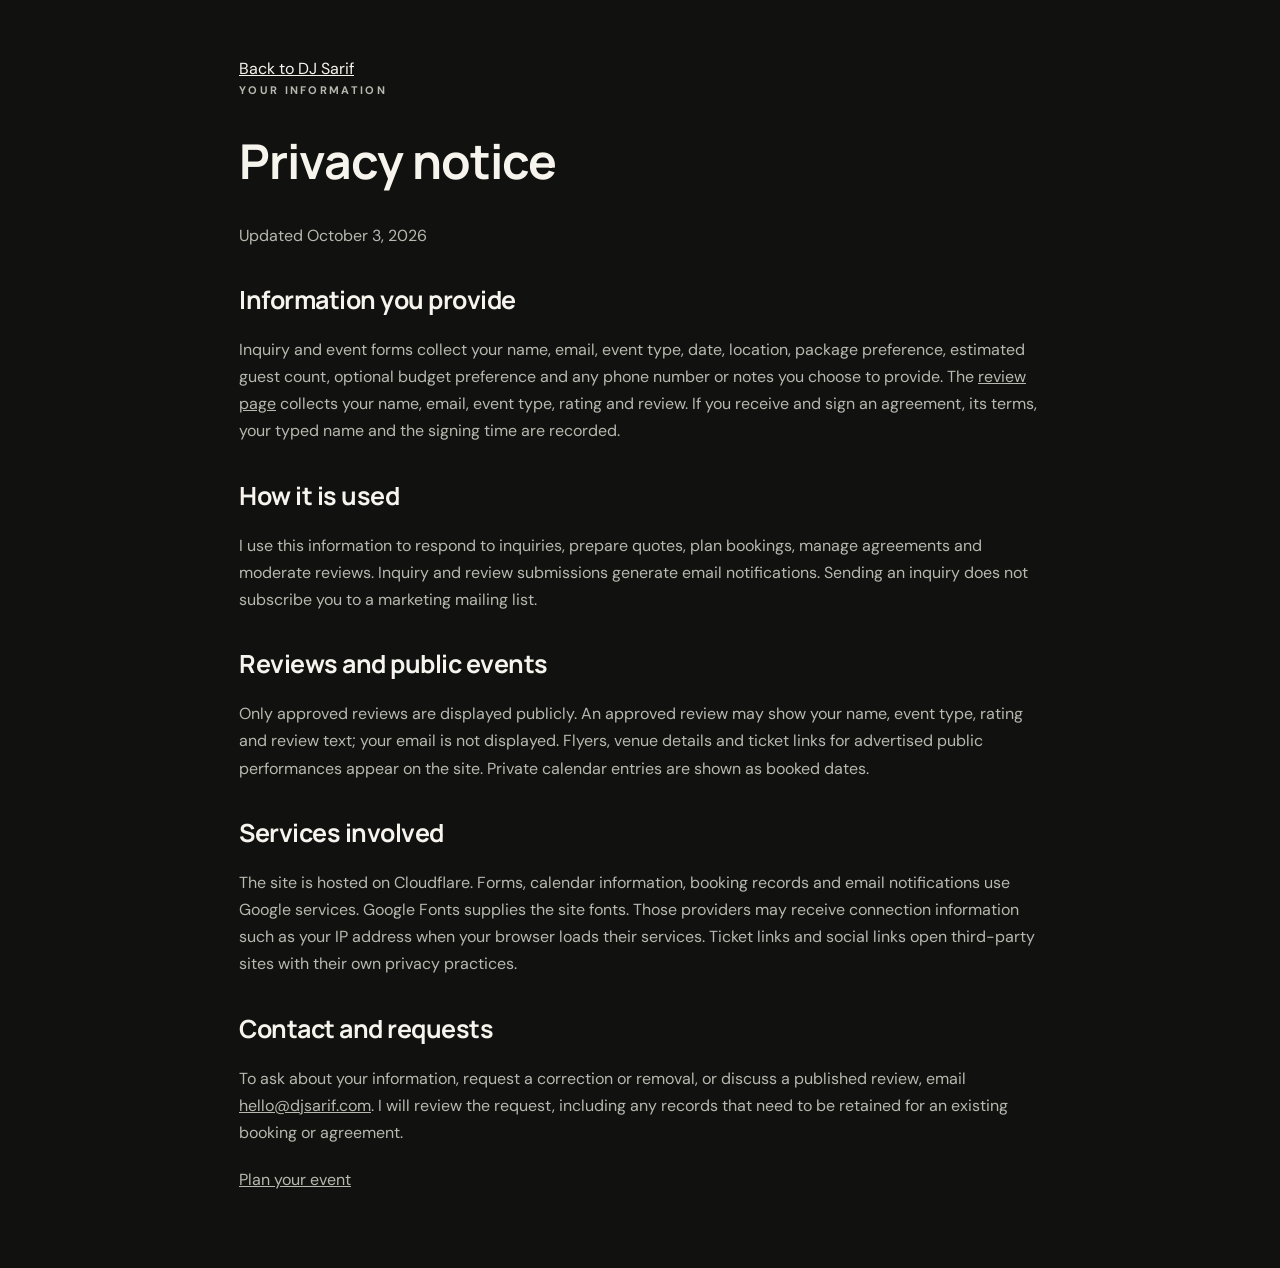
<file: privacy.html>
<!doctype html><html lang="en"><head><meta charset="utf-8"><meta name="viewport" content="width=device-width,initial-scale=1"><title>Privacy notice | DJ Sarif</title><meta name="description" content="How I use your inquiry, booking and review information."><link rel="stylesheet" href="redesign.css?v=d6b4897a29981370"><link rel="canonical" href="https://djsarif.com/privacy.html"></head><body><main class="privacy-page"><a href="index.html">Back to DJ Sarif</a><p class="eyebrow">YOUR INFORMATION</p><h1>Privacy notice</h1><p>Updated October 3, 2026</p><h2>Information you provide</h2><p>Inquiry and event forms collect your name, email, event type, date, location, package preference, estimated guest count, optional budget preference and any phone number or notes you choose to provide. The <a href="review.html">review page</a> collects your name, email, event type, rating and review. If you receive and sign an agreement, its terms, your typed name and the signing time are recorded.</p><h2>How it is used</h2><p>I use this information to respond to inquiries, prepare quotes, plan bookings, manage agreements and moderate reviews. Inquiry and review submissions generate email notifications. Sending an inquiry does not subscribe you to a marketing mailing list.</p><h2>Reviews and public events</h2><p>Only approved reviews are displayed publicly. An approved review may show your name, event type, rating and review text; your email is not displayed. Flyers, venue details and ticket links for advertised public performances appear on the site. Private calendar entries are shown as booked dates.</p><h2>Services involved</h2><p>The site is hosted on Cloudflare. Forms, calendar information, booking records and email notifications use Google services. Google Fonts supplies the site fonts. Those providers may receive connection information such as your IP address when your browser loads their services. Ticket links and social links open third-party sites with their own privacy practices.</p><h2>Contact and requests</h2><p>To ask about your information, request a correction or removal, or discuss a published review, email <a href="mailto:hello@djsarif.com">hello@djsarif.com</a>. I will review the request, including any records that need to be retained for an existing booking or agreement.</p><p><a href="index.html#booking">Plan your event</a></p></main></body></html>
</file>
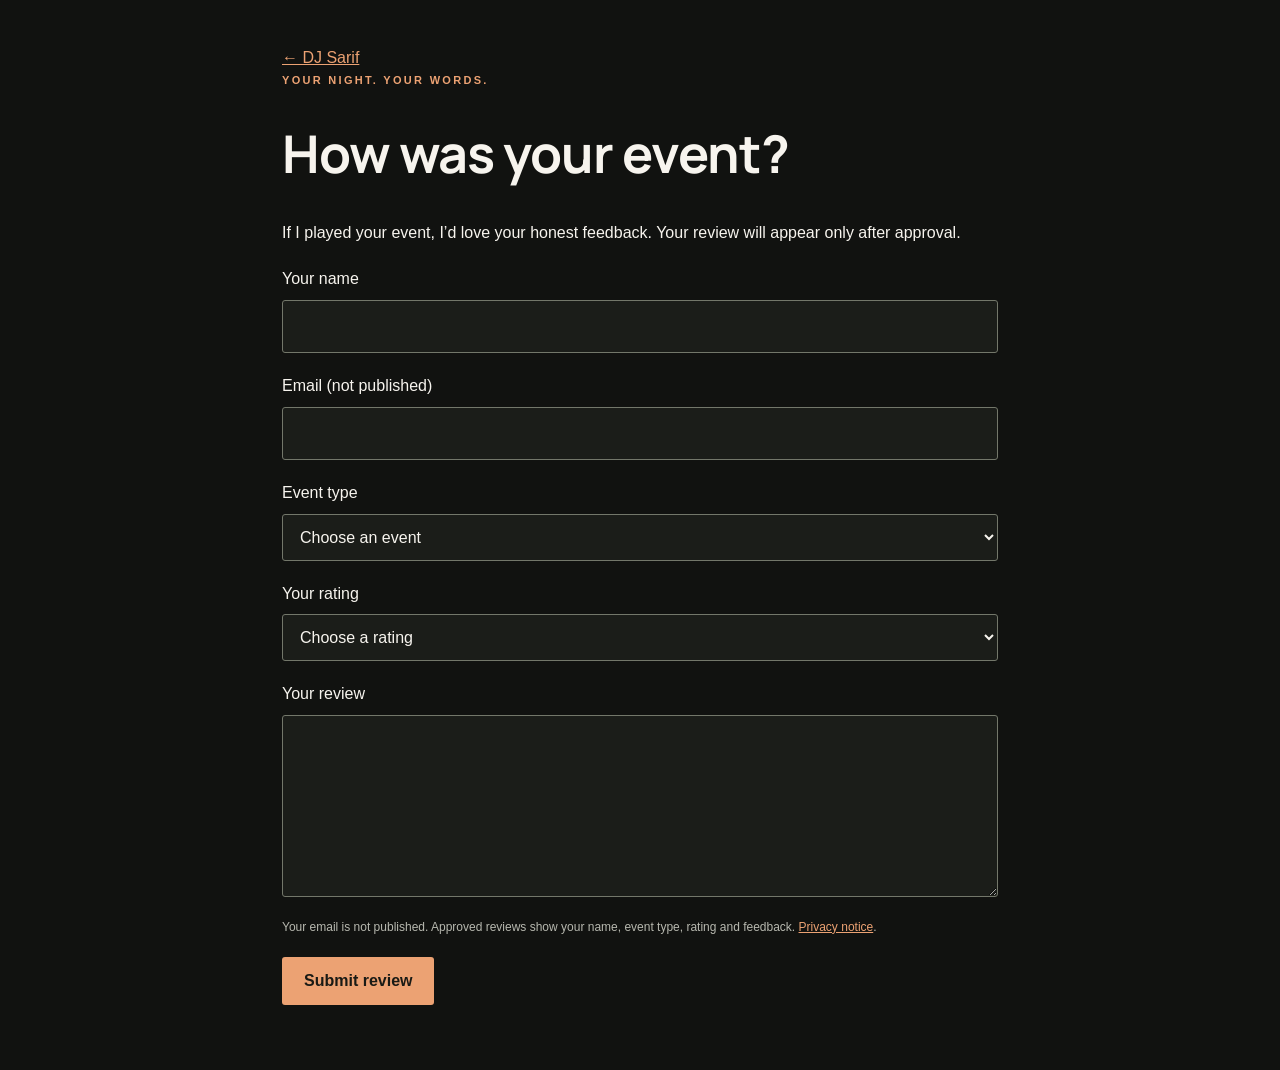
<file: review.html>
<!doctype html><html lang="en"><head><meta charset="utf-8"><meta name="viewport" content="width=device-width,initial-scale=1"><title>Leave a review | DJ Sarif</title><meta name="description" content="Booked DJ Sarif? Share your honest feedback. Reviews appear only after approval; your email stays private."><link rel="canonical" href="https://djsarif.com/review.html"><meta property="og:title" content="Leave a review | DJ Sarif"><meta property="og:description" content="Share your honest feedback about your event."><meta property="og:type" content="website"><meta property="og:url" content="https://djsarif.com/review.html"><meta property="og:image" content="https://djsarif.com/images/dj-sarif-stage-wide.webp"><meta name="twitter:card" content="summary_large_image"><link rel="stylesheet" href="redesign.css?v=d6b4897a29981370"><script src="site-config.js?v=d6b4897a29981370" defer></script><script src="review.js?v=d6b4897a29981370" defer></script><script src="site-api.js?v=d6b4897a29981370" defer></script></head><body><main class="review-page"><a href="/">← DJ Sarif</a><p class="eyebrow">YOUR NIGHT. YOUR WORDS.</p><h1>How was your event?</h1><p>If I played your event, I’d love your honest feedback. Your review will appear only after approval.</p><form id="reviewForm"><label>Your name<input name="reviewerName" autocomplete="name" maxlength="120" required></label><label>Email (not published)<input name="reviewerEmail" type="email" autocomplete="email" maxlength="254" required></label><label>Event type<select name="eventType" required><option value="">Choose an event</option><option>Wedding</option><option>Birthday</option><option>Corporate</option><option>Concert</option><option>Private Party</option><option>Club</option><option>Other</option></select></label><label>Your rating<select name="rating" required><option value="">Choose a rating</option><option value="5">5 — Excellent</option><option value="4">4 — Good</option><option value="3">3 — Average</option><option value="2">2 — Fair</option><option value="1">1 — Poor</option></select></label><label>Your review<textarea name="reviewText" minlength="10" maxlength="3000" rows="6" required></textarea></label><p class="form-privacy">Your email is not published. Approved reviews show your name, event type, rating and feedback. <a href="privacy.html">Privacy notice</a>.</p><button class="primary" type="submit" id="reviewSubmitBtn">Submit review</button><p id="reviewNote" role="status" aria-live="polite"></p></form><noscript>Please enable JavaScript to submit your review, or email <a href="mailto:hello@djsarif.com">hello@djsarif.com</a>.</noscript></main></body></html>
</file>
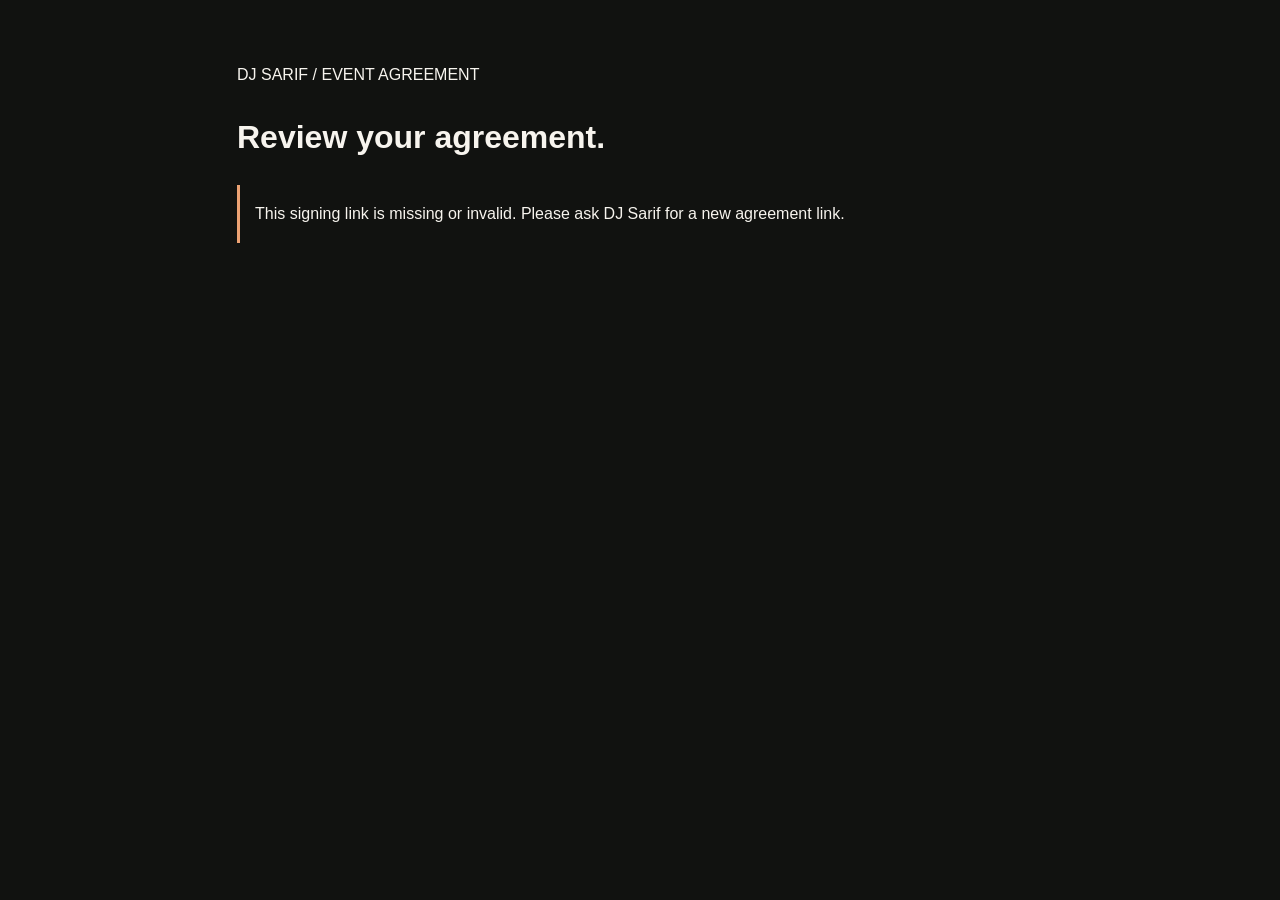
<file: sign-contract.html>
<!doctype html><html lang="en"><head><meta charset="utf-8"><meta name="viewport" content="width=device-width,initial-scale=1"><meta name="referrer" content="no-referrer"><meta name="robots" content="noindex,nofollow"><title>DJ Sarif — Review Your Agreement</title><script src="site-config.js"></script><script src="sign-contract.js" defer></script><style>*{box-sizing:border-box}body{margin:0;background:#111210;color:#f7f4ee;font:16px/1.7 Arial,sans-serif}main{max-width:850px;margin:auto;padding:45px 22px}article,form{background:#1b1d19;border:1px solid #46503a;padding:25px;border-radius:5px;margin:25px 0}h1{font-size:32px}h2{font-size:23px}pre{white-space:pre-wrap;font:inherit;overflow-wrap:anywhere}.amounts{display:flex;gap:30px;flex-wrap:wrap}.amounts strong{display:block}label{display:block;margin:20px 0}input[type=text]{display:block;width:100%;padding:13px;background:#111;color:#fff;border:1px solid #737f60;margin-top:8px;font:inherit}button{background:#eca273;color:#171910;border:0;padding:14px 20px;border-radius:3px;font:600 15px Arial;cursor:pointer}button:disabled{opacity:.5;cursor:not-allowed}.muted{font-size:13px;color:#bbc2ae}#status{padding:15px;border-left:3px solid #eca273}[hidden]{display:none!important}@media print{body{background:white;color:black}form,button,#status{display:none}article{border:0;background:white}}</style></head><body><main><p>DJ SARIF / EVENT AGREEMENT</p><h1>Review your agreement.</h1><p id="status" role="status">Loading your private agreement…</p><article id="agreement" hidden><h2 id="agreementTitle"></h2><p id="reference" class="muted"></p><p id="eventDetails"></p><div class="amounts" id="amounts"></div><p id="paymentDue"></p><h3>Agreed terms</h3><pre id="terms"></pre><p id="signedReceipt" hidden></p><button type="button" id="printAgreement">Print / save agreement</button></article><form id="signatureForm" hidden><label>Type the client name exactly as shown above<input id="typedSignature" type="text" maxlength="120" autocomplete="name" required></label><label><input id="acceptedTerms" type="checkbox" required> I have read and accept this exact version of the agreement, including the amounts and terms shown above.</label><button id="signButton" type="submit">Sign this agreement</button><p class="muted">Your signature is recorded against this agreement version. It does not record a deposit payment.</p></form></main></body></html>
</file>
<file: redesign.css>
@font-face {
  font-family: 'DM Sans';
  font-style: normal;
  font-weight: 400;
  font-display: swap;
  src: url(fonts/font-0.woff2) format('woff2');
}
@font-face {
  font-family: 'DM Sans';
  font-style: normal;
  font-weight: 500;
  font-display: swap;
  src: url(fonts/font-1.woff2) format('woff2');
}
@font-face {
  font-family: 'DM Sans';
  font-style: normal;
  font-weight: 600;
  font-display: swap;
  src: url(fonts/font-2.woff2) format('woff2');
}
@font-face {
  font-family: 'DM Sans';
  font-style: normal;
  font-weight: 700;
  font-display: swap;
  src: url(fonts/font-3.woff2) format('woff2');
}
@font-face {
  font-family: 'Manrope';
  font-style: normal;
  font-weight: 400;
  font-display: swap;
  src: url(fonts/font-4.woff2) format('woff2');
}
@font-face {
  font-family: 'Manrope';
  font-style: normal;
  font-weight: 500;
  font-display: swap;
  src: url(fonts/font-5.woff2) format('woff2');
}
@font-face {
  font-family: 'Manrope';
  font-style: normal;
  font-weight: 600;
  font-display: swap;
  src: url(fonts/font-6.woff2) format('woff2');
}
@font-face {
  font-family: 'Manrope';
  font-style: normal;
  font-weight: 700;
  font-display: swap;
  src: url(fonts/font-7.woff2) format('woff2');
}
@font-face {
  font-family: 'Manrope';
  font-style: normal;
  font-weight: 800;
  font-display: swap;
  src: url(fonts/font-8.woff2) format('woff2');
}

:root{--bg1:#111210;--neon1:#eca273;--neon2:#eca273;--text:#f7f4ee;--muted:#b7b8af;--line:#373932;--panel:#1b1d19;--accent:#eca273}

*{box-sizing:border-box}html{scroll-behavior:smooth;scroll-padding-top:105px}body{font:16px/1.7 'DM Sans',Arial,sans-serif;background:var(--bg1);color:var(--text);margin:0;overflow-x:clip}h1,h2,h3,h4{font-family:Manrope,Arial,sans-serif;text-shadow:none;letter-spacing:-1px}h2{font-size:clamp(32px,3.8vw,53px);line-height:1.16;font-weight:700;letter-spacing:-2px;margin:0 0 22px}h3{font-size:24px;line-height:1.3}p{margin:0 0 20px}a{color:inherit}em{font-style:normal;color:var(--accent)}button,input,select,textarea{font:inherit}a,button{touch-action:manipulation}a:focus-visible,button:focus-visible,summary:focus-visible{outline:3px solid var(--accent);outline-offset:5px}input:focus-visible,textarea:focus-visible,select:focus-visible{outline:2px solid var(--accent);outline-offset:2px}img{max-width:100%}.topnav{background:#111210f5;backdrop-filter:blur(16px);border-bottom:1px solid var(--line);box-shadow:none;padding:0;position:sticky;top:0}.nav-inner{max-width:1400px;margin:auto;padding:18px 50px;min-height:85px;display:flex;justify-content:space-between;gap:22px}.brand{font-family:Manrope,Arial,sans-serif;font-size:24px;font-weight:800;letter-spacing:-1px;text-decoration:none;color:var(--text)}.brand img{display:none}.nav-links{gap:25px}.nav-link{color:var(--muted);font-size:13px;border:0;border-radius:0;padding:8px 0;background:none;box-shadow:none}.nav-link:hover{color:var(--accent);background:none;box-shadow:none}.nav-book{color:#161b12;background:var(--accent);padding:12px 20px;border-radius:3px;font-weight:700}.nav-book:hover{background:#f7b78e;color:#111}.nav-btn.client-btn{font-size:11px;border:0;box-shadow:none;background:none;color:var(--muted);padding:8px 0}.hamburger{border:1px solid var(--line);background:var(--panel);box-shadow:none;color:var(--text);border-radius:3px;padding:8px 12px}.overlay{background:none;padding:0;max-width:none;margin:0;width:100%;min-height:0}.new-hero{max-width:1400px;margin:auto;padding:65px 50px 55px;display:grid;grid-template-columns:1.06fr 1fr;gap:60px;align-items:center;text-align:left;position:relative}.new-hero .eyebrow{font-size:10px;letter-spacing:2px}.eyebrow{font-size:11px;font-weight:700;letter-spacing:2.3px;margin:0 0 24px;color:var(--accent);line-height:1.6}.hero-copy>.eyebrow>span{display:inline-block;width:6px;height:6px;background:var(--accent);border-radius:50%;margin-right:7px}.new-hero h1{font-size:clamp(52px,6.8vw,98px);line-height:1.04;letter-spacing:-5px;font-weight:800;margin:0 0 26px;color:var(--text)}.hero-intro{font-size:17px;max-width:430px;color:var(--muted);line-height:1.8}.hero-actions{display:flex;gap:25px;align-items:center;flex-wrap:wrap;margin-top:32px}.primary,.btn-primary,.vip-btn,.client-btn-primary{display:inline-flex;justify-content:center;align-items:center;gap:28px;background:var(--accent);color:#191a15;border:0;border-radius:3px;box-shadow:none;text-shadow:none;text-decoration:none;font-size:14px;font-weight:700;padding:15px 22px;cursor:pointer;transition:background .15s}.primary:hover,.btn-primary:hover,.vip-btn:hover,.client-btn-primary:hover{background:#f7b78e;color:#111;box-shadow:none;transform:none}.secondary{font-size:13px;font-weight:600;text-decoration:none;border-bottom:1px solid #696c60;padding-bottom:6px;display:inline-block}.secondary span{font-size:10px;margin-left:9px}.hero-foot{font-size:9px;color:var(--muted);letter-spacing:1.6px;margin:33px 0 0;line-height:1.8}.hero-image{margin:0;height:640px;position:relative;background:#292d26;overflow:hidden;border-radius:2px}.hero-image img{width:100%;height:100%;object-fit:cover;object-position:50% 41%;display:block}.hero-image:after{content:'';position:absolute;inset:45% 0 0;background:linear-gradient(transparent,#000c)}.hero-image figcaption{position:absolute;bottom:30px;left:30px;right:20px;z-index:1;display:grid;gap:8px}.hero-image figcaption span{font-size:10px;letter-spacing:1.7px}.hero-image figcaption strong{font:800 45px/1 Manrope,Arial,sans-serif;letter-spacing:-2px}.hero-index{position:absolute;right:50px;bottom:24px;font-size:8px;letter-spacing:2px;color:var(--muted)}.sound-strip{display:flex;justify-content:center;align-items:center;gap:clamp(15px,4vw,62px);flex-wrap:wrap;border-block:1px solid var(--line);padding:24px 20px;font-size:12px;letter-spacing:2px;font-weight:700}.sound-strip b{color:var(--accent);font-size:19px;font-weight:400}.card,#services,.event-promo-sidebar{max-width:1200px;width:calc(100% - 100px);margin:0 auto;padding:85px 0;border:0;border-radius:0;background:none;box-shadow:none;backdrop-filter:none;text-align:left}.card:before,.card:after{display:none}.section-intro,.section-top>p{color:var(--muted);max-width:410px}.section-top{display:flex;align-items:flex-end;justify-content:space-between;gap:40px;margin-bottom:38px}.section-top h2{margin:0}.section-top>p{max-width:330px;margin:0}.neon-divider,.bg-wave,.bg-controller,.vip-orb,.floating-call,.floating-sms,.floating-email,.whatsapp-float,#eventPromoPopupRoot,#eventPromoSelectorRoot{display:none!important}.media-tabs{justify-content:flex-start;margin:26px 0 25px;gap:10px}.media-tab{border:1px solid var(--line);color:var(--text);background:transparent;border-radius:3px;padding:10px 20px;box-shadow:none;font-size:13px}.media-tab.active{background:var(--accent);color:#111;border-color:var(--accent);box-shadow:none}.media-player{max-width:none;width:100%;height:auto;aspect-ratio:16/9;padding:0;margin:0;border:1px solid var(--line);border-radius:3px;box-shadow:none;overflow:hidden;background:#070806}.media-logo{display:none}.media-player video{width:100%;height:100%;display:block;object-fit:contain}.media-caption{color:var(--muted);font-size:12px;text-align:left;margin-top:15px}.services-new{border-top:1px solid var(--line)!important}.services-grid{display:grid;grid-template-columns:repeat(3,minmax(0,1fr));gap:18px}.service-card{padding:30px;background:var(--panel);border:1px solid var(--line);border-radius:3px;box-shadow:none;text-align:left;transform:none;display:flex;flex-direction:column}.service-card:before,.service-card:after{display:none}.service-card:hover{transform:none;box-shadow:none;border-color:#626655}.service-card>span{font-size:9px;letter-spacing:1.8px;color:var(--accent);margin-bottom:40px}.service-card h3{font-size:29px;margin-bottom:18px}.service-card p{font-size:14px;color:var(--muted);line-height:1.8;margin-bottom:30px}.service-card a{font-size:12px;text-decoration:none;border-bottom:1px solid #626655;padding-bottom:5px;align-self:flex-start;margin-top:auto}.included{display:flex;flex-wrap:wrap;gap:16px 28px;padding:26px 0;border-bottom:1px solid var(--line);font-size:12px;color:var(--muted)}.included strong{color:var(--text)}.included span:before{content:'\2713';color:var(--accent);margin-right:8px}.mix-note{font-size:12px;color:var(--muted);margin-top:18px}.about-new{display:grid;grid-template-columns:1fr 1fr;gap:70px;align-items:center;border-top:1px solid var(--line)}.about-new>img{width:100%;height:auto;border-radius:3px}.about-new p:not(.eyebrow){color:var(--muted)}#reviews{border-top:1px solid var(--line)}.review-wrap{max-width:none;border:1px solid var(--line);background:var(--panel);box-shadow:none;border-radius:3px;padding:24px}.review-wrap h3{font-size:19px}.review-wrap summary{cursor:pointer;font-weight:600;font-size:14px}.review-wrap[open] summary{margin-bottom:25px}#approvedReviews{grid-template-columns:repeat(3,minmax(0,1fr))}#approvedReviews>div{box-shadow:none!important;border-radius:3px!important;padding:24px!important}.review-input,.review-select,.review-textarea,.vip-input,.vip-select,.vip-textarea,.client-input,.client-select,.client-textarea{background:#10120f;color:var(--text);border:1px solid #565c4c;border-radius:3px;box-shadow:none;padding:13px}.review-input::placeholder,.review-textarea::placeholder,.vip-input::placeholder,.vip-textarea::placeholder,.client-input::placeholder,.client-textarea::placeholder{color:#bfc2b6}.review-note,.vip-note{font-size:12px}.review-grid,.vip-grid,.client-grid{gap:16px}.field-label{display:grid;gap:6px;font-size:12px;color:#ddd}.field-label input,.field-label select,.field-label textarea{width:100%;min-width:0}.star-btn{background:none;border:0}.stars-row{align-self:end}#calendar{border-top:1px solid var(--line);padding-bottom:40px}.calendar-wrap{max-width:none!important}.calendar-wrap iframe{box-shadow:none!important;border-radius:3px!important;height:480px!important}.event-promo-sidebar{position:static;inset:auto;transform:none;padding-top:35px;padding-bottom:70px;max-height:none;overflow:visible}.event-promo-sidebar-title{font-size:25px;color:var(--text);text-shadow:none}.event-promo-sidebar-kicker{color:var(--accent)}.event-promo-list{display:grid;grid-template-columns:repeat(3,minmax(0,1fr));gap:18px}.event-promo-card{display:block;padding:24px;background:var(--panel);border:1px solid var(--line);border-radius:3px;box-shadow:none}.event-promo-card h3{font-size:20px}.event-promo-card p{font-size:13px;color:var(--muted)}.event-promo-empty{font-size:14px;color:var(--muted);grid-column:1/-1}.booking-new{display:grid;grid-template-columns:1.1fr 1fr;gap:80px;background:#ecc6a8;padding:55px!important;color:#22251b;width:calc(100% - 60px);max-width:1300px;margin-bottom:45px;border-radius:3px}.booking-new .eyebrow,.booking-new em{color:#66472d}.booking-new .primary{background:#22251b;color:white}.booking-new .primary:hover{background:#40452f}.booking-new .booking-small{font-size:11px;line-height:1.6;margin-top:16px}.booking-steps{align-self:center;border-left:1px solid #ab947f;padding-left:42px}.booking-steps>p{display:flex;gap:20px;align-items:flex-start;margin-bottom:28px}.booking-steps b{font-size:11px}.booking-steps span{font-size:13px}.booking-steps strong{display:block;font-size:16px;margin-bottom:4px}.booking-steps>a{font-size:13px}.booking-new a:focus-visible{outline-color:#22251b}#contact{padding-top:45px;padding-bottom:55px}#contact h2{font-size:35px}.socials{line-height:2.2;text-align:left;font-size:14px}.socials a{color:var(--text)}footer{max-width:1200px;width:calc(100% - 100px);margin:auto;padding:30px 0;display:flex;align-items:center;justify-content:space-between;border-top:1px solid var(--line);font-size:11px;color:var(--muted);background:none}footer strong{font:800 23px Manrope,Arial,sans-serif;color:var(--text)}.modal-card,.client-modal-card,.video-modal-card,.vip-panel{background:#1b1d19;border:1px solid var(--line);box-shadow:0 20px 90px #0008;border-radius:5px}.client-modal-card{max-height:90dvh;overflow:auto}.modal-backdrop{background:#000c}.client-modal-close,.modal-close,.vip-close{background:transparent;border:1px solid var(--line);color:var(--text);border-radius:3px}.client-terms{background:#11140f;border:1px solid var(--line);box-shadow:none}.client-terms strong{color:var(--accent)}.client-modal-top h2{font-size:28px;letter-spacing:-1px}.mobile-book-bar{background:#111210ed;border-top:1px solid var(--line);box-shadow:none;padding:12px 20px}.mobile-book-bar a{display:block;background:var(--accent);color:#171a12;font-size:14px;padding:12px;text-align:center;border-radius:3px;box-shadow:none}.skip-link{position:fixed;top:-100px;left:15px;z-index:10000;padding:12px;background:var(--accent);color:#111}.skip-link:focus{top:10px}

.stage-layout .new-hero{max-width:none;min-height:730px;grid-template-columns:1fr;padding-left:max(50px,calc((100vw - 1200px)/2));overflow:hidden}.stage-layout .hero-image{position:absolute;inset:0;height:100%;border-radius:0;z-index:0}.stage-layout .hero-image img{content:url('images/sarif-live.webp');object-position:65% center}.stage-layout .hero-image:after{inset:0;background:linear-gradient(90deg,#080b08f5,#080b08b5 42%,#080b0840)}.stage-layout .hero-image figcaption{display:none}.stage-layout .hero-copy{position:relative;z-index:1;max-width:660px}.stage-layout .hero-index{z-index:1}.stage-layout .hero-intro{color:#d0d2c9}.stage-layout .hero-foot{color:#d0d2c9}

@media(min-width:1500px){.new-hero{padding-block:80px}.hero-image{height:700px}}@media(max-width:1050px){.nav-inner{padding-inline:28px}.nav-links{gap:15px}.new-hero{padding-inline:35px;gap:35px}.new-hero h1{letter-spacing:-3px}.hero-image{height:580px}.card,#services,.event-promo-sidebar{width:calc(100% - 70px)}.about-new{gap:35px}.booking-new{gap:35px;padding:35px!important}.service-card{padding:22px}.service-card h3{font-size:24px}.booking-steps{padding-left:25px}.hero-index{right:35px}}

@media(max-width:768px){html{scroll-padding-top:90px}.nav-inner{padding:15px 20px;min-height:75px}.brand{font-size:23px}.nav-links{background:#1b1d19;border:1px solid var(--line);box-shadow:none;right:20px;left:20px;top:70px;width:auto;border-radius:3px;padding:15px}.nav-links.open{display:flex;flex-direction:column;align-items:stretch}.nav-links .nav-link{padding:12px}.nav-btn.client-btn{text-align:left;padding:12px}.new-hero{padding:40px 20px 35px;grid-template-columns:1fr;gap:30px}.new-hero h1{font-size:clamp(49px,12vw,78px);letter-spacing:-2.8px}.new-hero .eyebrow{font-size:8px;letter-spacing:1.5px}.hero-intro{font-size:15px;max-width:100%}.hero-actions{gap:22px;margin-top:24px}.hero-foot{font-size:8px;letter-spacing:.9px;margin-top:24px}.hero-image{height:440px}.hero-image figcaption{bottom:25px;left:25px}.hero-image figcaption strong{font-size:36px}.hero-index{display:none}.sound-strip{gap:12px 20px;font-size:9px;letter-spacing:1px;padding:18px}.sound-strip b{font-size:14px}.card,#services,.event-promo-sidebar{width:calc(100% - 40px);padding-block:55px}h2{font-size:36px;letter-spacing:-1.7px}.section-top{display:block;margin-bottom:30px}.section-top>p{margin-top:20px;max-width:none;font-size:14px}.services-grid,.about-new,.booking-new{grid-template-columns:1fr}.service-card{padding:27px}.service-card h3{font-size:29px}.service-card>span{margin-bottom:26px}.included{gap:12px 20px}.included strong{flex-basis:100%}.about-new{gap:28px}.about-new>img{order:-1}.media-caption{font-size:11px}.review-wrap{padding:20px}.review-grid,.vip-grid,.client-grid{grid-template-columns:1fr}.review-wrap summary{font-size:13px}#approvedReviews{grid-template-columns:1fr}.calendar-wrap iframe{height:460px!important}.event-promo-sidebar{padding-top:10px}.event-promo-list{grid-template-columns:1fr}.booking-new{width:calc(100% - 24px);padding:32px 22px!important;gap:30px;margin-bottom:20px}.booking-steps{border-left:0;border-top:1px solid #ab947f;padding:28px 0 0}.booking-steps>p{margin-bottom:22px}.booking-new h2{font-size:35px}.booking-new p{font-size:14px}footer{width:calc(100% - 40px);flex-wrap:wrap;gap:18px;margin-bottom:85px}footer>span{order:3;flex-basis:100%}.client-modal-card{width:calc(100% - 24px);padding:20px;max-height:88dvh}.client-modal-top{gap:12px}.stage-layout .new-hero{min-height:740px;padding:55px 20px}.stage-layout .hero-image{height:100%}.stage-layout .hero-image img{object-position:52% center}.stage-layout .hero-image:after{background:linear-gradient(90deg,#080b08ed,#080b08a0),linear-gradient(transparent,#080b08a0)}.stage-layout .hero-copy{align-self:center}.stage-layout .hero-intro{max-width:330px}}

.brand,.brand span{text-shadow:none!important}.calendar-wrap{background:#f7f4ee;min-height:480px;border-radius:3px;overflow:hidden}.calendar-wrap iframe{display:block}.event-promo-card .eyebrow{color:var(--accent);font-size:11px}

@media(prefers-reduced-motion:reduce){html{scroll-behavior:auto}*,*:before,*:after{animation:none!important;transition:none!important}}

.calendar-details{margin-top:25px;border:1px solid var(--line);padding:18px 22px;border-radius:3px}.calendar-details summary{cursor:pointer;font-size:14px;font-weight:600;list-style:none;display:flex;justify-content:space-between;align-items:center}.calendar-details summary::-webkit-details-marker{display:none}.calendar-details summary span{color:var(--accent);font-size:23px}.calendar-details[open] summary span{transform:rotate(45deg)}#approvedReviews{grid-template-columns:repeat(auto-fit,minmax(min(100%,260px),1fr))}



/* New September performance photographs. */

.hero-image img{object-position:50% 51%}.about-new>img{max-height:540px;object-fit:cover;object-position:center 47%}.photo-story{border-top:1px solid var(--line)}.photo-story-grid{display:grid;grid-template-columns:repeat(3,minmax(0,1fr));gap:20px}.photo-story-grid figure{margin:0;position:relative;overflow:hidden;border-radius:3px}.photo-story-grid img{width:100%;height:auto;aspect-ratio:3/4;object-fit:cover;object-position:center 65%;display:block}.photo-story-grid figcaption{font-size:10px;letter-spacing:1.6px;color:var(--muted);padding-top:14px}.stage-layout .hero-image img{content:url('images/dj-sarif-headphones-live.webp');width:62%;margin-left:auto;object-position:center 48%}.stage-layout .hero-image:after{background:linear-gradient(90deg,#111210 25%,#111210d9 40%,#11121033 72%,transparent)}

@media(max-width:768px){.photo-story-grid{grid-template-columns:1fr;gap:28px}.photo-story-grid img{max-height:520px}.about-new>img{max-height:440px}.stage-layout .hero-image img{width:100%;object-position:50% 46%}.stage-layout .hero-image:after{background:linear-gradient(90deg,#080b08dc,#080b0870),linear-gradient(transparent,#080b08a0)}}



[hidden]{display:none!important}#inquiryDialog{background:#1b1d19;color:#f7f4ee;border:1px solid #555d47;border-radius:5px;width:min(560px,calc(100% - 28px));max-height:90dvh;overflow:auto;padding:28px}#inquiryDialog::backdrop{background:#000c}#inquiryDialog label{display:grid;gap:7px;margin-bottom:16px;font-size:13px}#inquiryDialog input,#inquiryDialog select,#inquiryDialog textarea{width:100%;padding:12px;border:1px solid #606953;background:#111;color:#fff;border-radius:3px}#inquiryDialog h2{font-size:30px}.inquiry-close{float:right;background:none;color:white;border:1px solid #555d47;padding:3px 12px;font-size:25px;cursor:pointer}.form-status{font-size:13px;margin-top:16px}.human-check{margin-top:18px;max-width:100%;overflow:hidden}



/* Orange homepage discovery cards and compact calendar. */

.top-cards{max-width:1400px;margin:0 auto 40px;padding:0 50px;display:grid;grid-template-columns:repeat(3,minmax(0,1fr));gap:18px}.quick-card,.package-card{background:#1b1d19;border:1px solid #373932;border-radius:8px;padding:26px;text-decoration:none}.quick-card:hover{border-color:#eca273;background:#22251f}.quick-card .eyebrow{margin-bottom:12px}.quick-card h2{font-size:23px;letter-spacing:-.7px;margin-bottom:12px}.quick-card p{font-size:14px;color:var(--muted);margin:0}.package-grid{display:grid;grid-template-columns:1fr 1fr;gap:22px}.package-card h3{margin-top:0}.package-card p{color:var(--muted)}

#calendar{padding-bottom:28px}.calendar-details{max-width:720px;margin:22px auto 0;padding:14px 18px}.calendar-wrap{max-width:680px!important;min-height:0!important}.calendar-wrap iframe,#calendar iframe{width:100%;height:390px!important;min-height:0!important}

.event-flyer{display:block;width:100%;max-height:380px;object-fit:contain;background:#090a08;border-radius:5px;margin-bottom:18px}.featured-event{max-width:1300px;width:calc(100% - 100px);margin:0 auto 40px}.featured-event .event-promo-card{display:grid;grid-template-columns:minmax(180px,300px) 1fr;gap:30px;align-items:center;background:#1b1d19;border:1px solid #eca27366;padding:24px;border-radius:8px}.featured-event .event-flyer{margin:0;max-height:350px}.featured-event .event-promo-card h3{font-size:32px}.event-promo-card a:focus-visible{outline:3px solid #eca273}.event-promo-card a{display:inline-block}.package-grid+.booking-small{margin-top:18px}

@media(max-width:768px){.top-cards{padding:0 20px;grid-template-columns:1fr;gap:12px;margin-bottom:26px}.quick-card{padding:20px}.quick-card h2{font-size:22px}.package-grid{grid-template-columns:1fr}.featured-event{width:calc(100% - 40px)}.featured-event .event-promo-card{grid-template-columns:1fr;gap:20px}.calendar-details{padding:12px}.calendar-wrap iframe,#calendar iframe{height:330px!important}}


.package-card{display:flex;flex-direction:column}.package-inclusions{padding:0;list-style:none;margin:6px 0 28px}.package-inclusions li{position:relative;padding:9px 0 9px 25px;border-bottom:1px solid var(--line);font-size:15px;line-height:1.5}.package-inclusions li:before{content:"\2713";position:absolute;left:0;color:var(--accent)}.package-card>.primary{margin-top:auto;align-self:flex-start}

.faq-section{max-width:900px}.faq-section details{border-bottom:1px solid var(--line);padding:20px 0}.faq-section summary{cursor:pointer;font-size:18px;font-weight:600;line-height:1.5}.faq-section details p{margin:16px 0 0;color:var(--muted);max-width:760px}.package-comparison{margin-top:40px}.comparison-scroll{overflow:auto}.package-comparison table{border-collapse:collapse;width:100%;min-width:530px;font-size:14px}.package-comparison th,.package-comparison td{text-align:left;vertical-align:top;border-bottom:1px solid var(--line);padding:18px}.package-comparison thead th{color:var(--accent)}.package-comparison tbody th{font-weight:500;width:38%}.form-privacy{font-size:12px;color:var(--muted);line-height:1.6}.form-privacy a{text-decoration:underline}.privacy-page{max-width:850px;margin:auto;padding:55px 24px}.privacy-page h1{font-size:48px;line-height:1.2}.privacy-page h2{font-size:25px;letter-spacing:-.5px;margin-top:36px}.privacy-page p,.privacy-page li{color:var(--muted)}footer{flex-wrap:wrap;gap:18px}

/* Compact genre labels: no platform-dependent emoji separators. */
.sound-strip{display:flex;justify-content:center;gap:10px;flex-wrap:wrap;padding:18px 20px;background:transparent;border-block:1px solid var(--line);letter-spacing:1px;font-size:11px;line-height:1.4}
.sound-strip>span{display:block;padding:8px 13px;border:1px solid #eca27333;border-radius:999px;color:var(--muted);background:#eca27308;white-space:nowrap}
@media(max-width:768px){.sound-strip{flex-wrap:nowrap;gap:5px;padding:14px 12px;letter-spacing:0;font-size:10px}.sound-strip>span{padding:7px 8px;flex:0 1 auto}#media{padding-top:42px}}
@media(max-width:350px){.sound-strip{gap:4px;padding-inline:8px;font-size:9px}.sound-strip>span{padding-inline:6px}}

/* Complete review list and date-led event cards. */
#approvedReviews{display:grid;grid-template-columns:1fr;gap:18px;max-width:900px;margin-inline:auto}.approved-review-card{padding:28px 30px;border:1px solid #eca27330;border-left:3px solid var(--accent);border-radius:10px;background:linear-gradient(125deg,#24251f,#171915)}.review-stars{color:var(--accent);letter-spacing:4px;font-size:19px}.approved-review-card blockquote{margin:16px 0 22px;white-space:pre-line;font-size:17px;line-height:1.8;color:var(--text)}.review-byline{display:flex;align-items:baseline;flex-wrap:wrap;gap:8px 16px}.review-byline strong{color:var(--accent)}.review-byline span{color:var(--muted);font-size:12px}
#eventPromoList{display:grid;grid-template-columns:repeat(2,minmax(0,1fr));gap:18px}.event-promo-card{display:grid!important;grid-template-columns:72px minmax(0,1fr)!important;gap:20px!important;padding:24px!important;border:1px solid #eca27330!important;border-radius:14px!important;background:radial-gradient(ellipse at top left,#eca27312,transparent 70%),#191b17!important;position:relative;overflow:hidden}.event-date-badge{align-self:start;text-align:center;border:1px solid #eca27355;border-radius:9px;overflow:hidden;background:#11130f}.event-date-badge span{display:block;padding:6px;color:#181a14;background:var(--accent);text-transform:uppercase;font-size:11px;font-weight:800;letter-spacing:1.4px}.event-date-badge strong{display:block;padding:9px 4px;color:var(--text);font:700 30px/1.2 Manrope,Arial}.event-status{font-size:9px;letter-spacing:1.8px;color:var(--accent);font-weight:700}.event-promo-card h3{font-size:24px!important;letter-spacing:-.8px;margin:9px 0!important}.event-card-details>p{font-size:13px;line-height:1.7;color:var(--muted);margin:0 0 12px}.event-day-label{display:block;font-size:10px;color:#94988c;letter-spacing:.8px}.event-ticket-button{display:inline-block!important;margin-top:18px;background:var(--accent);color:#151711!important;padding:10px 16px;border-radius:5px;text-decoration:none!important;font-size:12px;font-weight:700}.event-flyer-link{grid-column:1/-1;display:block!important;border-radius:8px;overflow:hidden}.event-flyer{margin:0!important;width:100%;max-height:360px;object-fit:contain;background:#090a08}.featured-event .event-promo-card{max-width:850px;margin:auto}.private-date:after{content:'';position:absolute;bottom:0;right:0;width:65px;height:3px;background:#eca27366}.public-date{border-color:#eca27366!important}
@media(max-width:768px){#eventPromoList{grid-template-columns:1fr;gap:14px}.event-promo-card{padding:20px!important;gap:16px!important;grid-template-columns:62px minmax(0,1fr)!important}.event-promo-card h3{font-size:22px!important}.event-date-badge strong{font-size:27px}.approved-review-card{padding:22px}.approved-review-card blockquote{font-size:15px}}

/* Inspection fixes: match scroll controls to the orange palette. */
.event-promo-list,.event-promo-sidebar,.comparison-scroll{scrollbar-color:var(--accent) var(--panel);scrollbar-width:thin}.event-promo-list::-webkit-scrollbar,.event-promo-sidebar::-webkit-scrollbar{width:7px;height:7px}.event-promo-list::-webkit-scrollbar-thumb,.event-promo-sidebar::-webkit-scrollbar-thumb{background:var(--accent);border-radius:10px}.review-summary{color:var(--accent);font-weight:700;margin:0 0 22px}

/* Conversion and accessibility improvements, retaining the orange palette. */
[hidden]{display:none!important}.review-invite{max-width:1200px;margin:0 auto;padding:24px 20px}.content-skeleton{height:130px;background:linear-gradient(100deg,#1b1d19,#2b2e27,#1b1d19);border-radius:5px}.footer-client{font:inherit;background:none;border:0;padding:0;color:inherit;cursor:pointer}.form-honeypot{position:absolute!important;left:-10000px!important;width:1px;height:1px;overflow:hidden}button,a,input,select,textarea,summary{touch-action:manipulation}button:focus-visible,a:focus-visible,input:focus-visible,select:focus-visible,textarea:focus-visible,summary:focus-visible{outline:3px solid #eca273;outline-offset:4px}#south-asian-weddings p{max-width:800px;line-height:1.8;color:var(--muted)}.review-page{max-width:760px;padding:45px 22px;margin:auto}.review-page h1{font-size:clamp(32px,6vw,52px);line-height:1.15}.review-page label{display:grid;gap:8px;margin:20px 0}.review-page input,.review-page textarea,.review-page select{font:inherit;width:100%;padding:13px;border:1px solid #73776a;border-radius:3px;background:#1b1d19;color:#f7f4ee;box-sizing:border-box}.review-page p{line-height:1.7}.review-page a{color:var(--accent)}.review-page .primary{font:700 16px Arial,sans-serif;cursor:pointer}.review-page button:disabled{opacity:.6}.review-page{color:var(--text)}body:has(.review-page){margin:0;background:var(--bg1);font:16px/1.6 Arial,sans-serif}.top-cards:has(.quick-card[hidden]){grid-template-columns:repeat(2,minmax(0,1fr))}.brand img{object-fit:contain}.form-status,.review-note{overflow-wrap:anywhere}.client-modal-close{min-width:44px;min-height:44px}@media(max-width:600px){.top-cards:has(.quick-card[hidden]){grid-template-columns:1fr}}

.visually-hidden{position:absolute;width:1px;height:1px;padding:0;margin:-1px;overflow:hidden;clip-path:inset(50%);white-space:nowrap;border:0}
</file>
